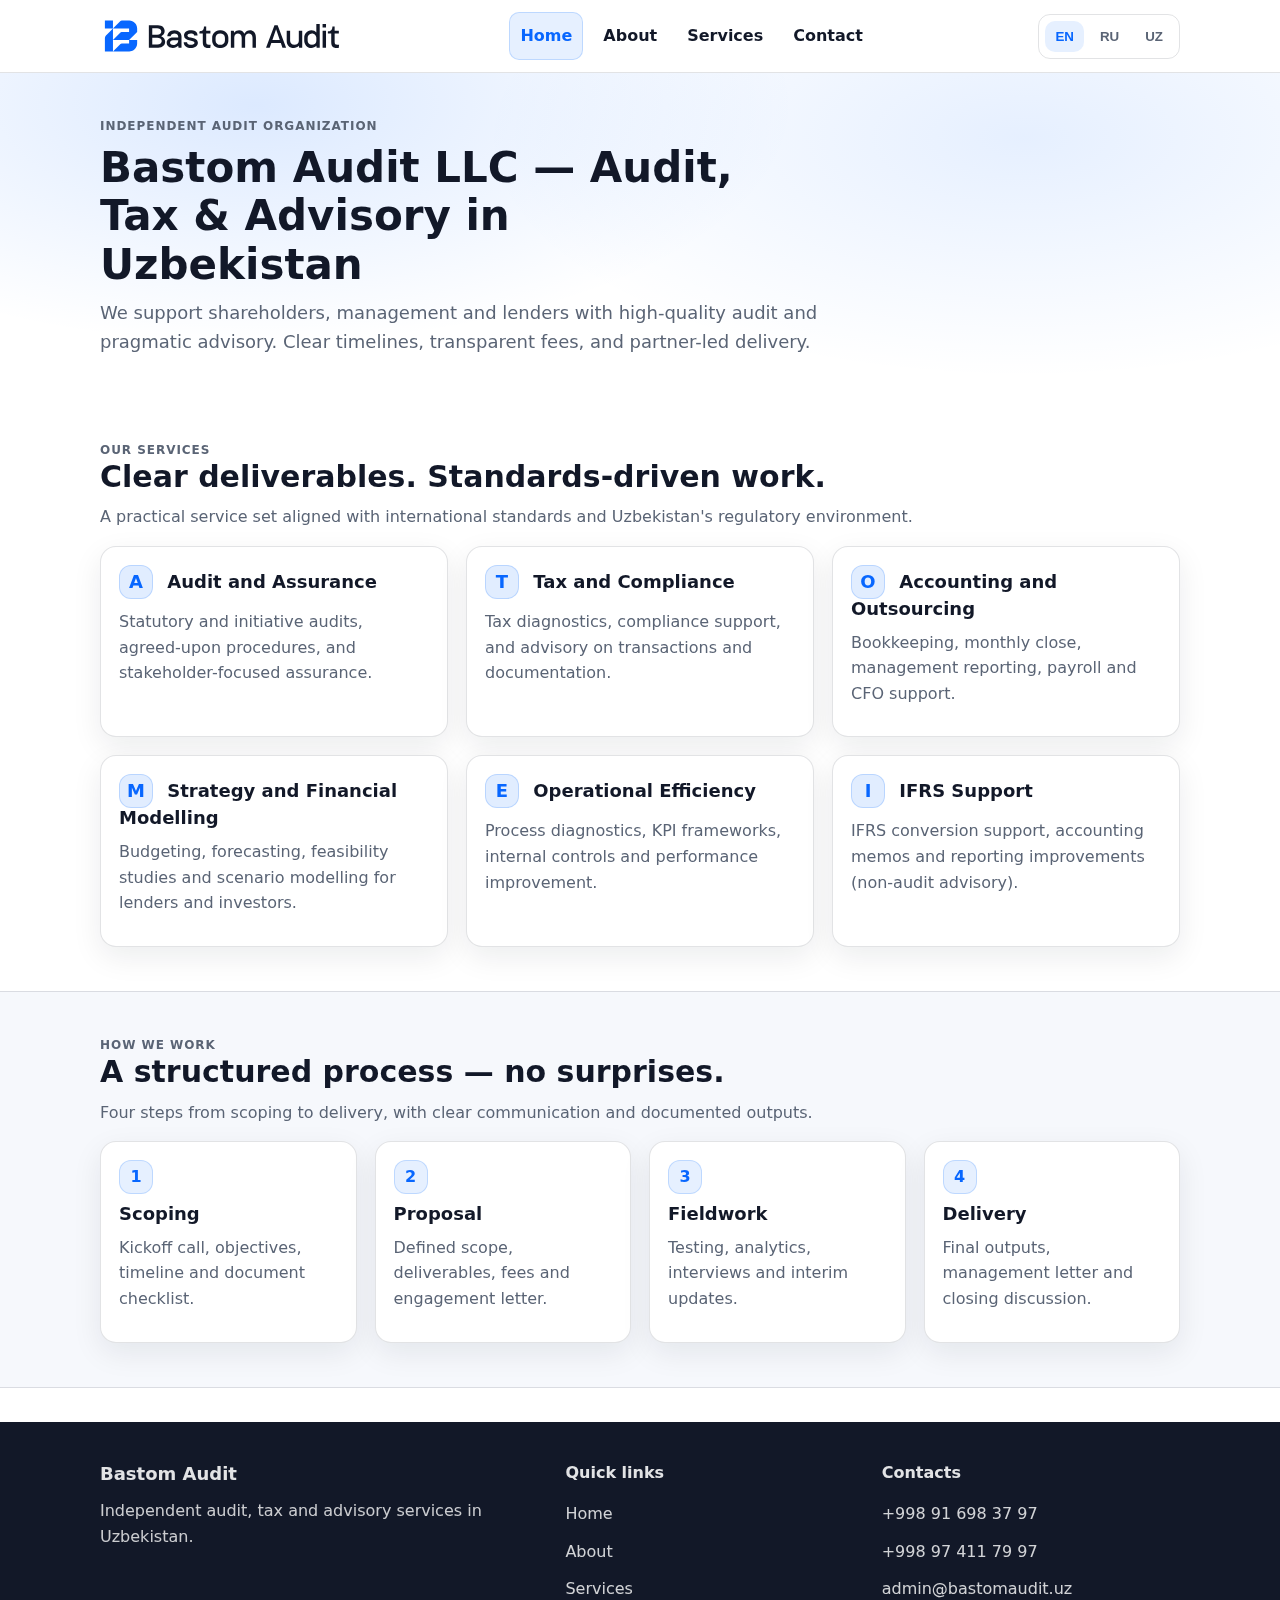
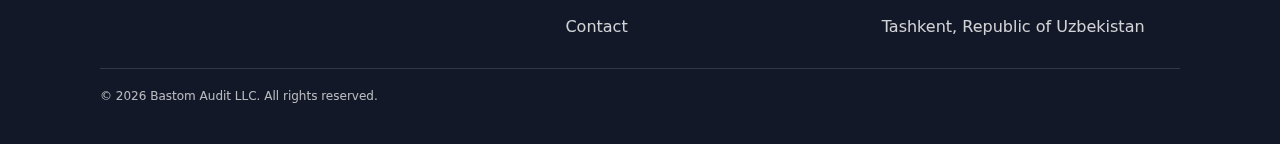
<file: index.html>
<!doctype html>
<html lang="en">
<head>
  <meta charset="utf-8" />
  <meta name="viewport" content="width=device-width, initial-scale=1" />
  <title>Bastom Audit LLC — Audit, Tax & Advisory</title>
  <meta name="description" content="Independent audit, tax and advisory services in Uzbekistan." />
  <link rel="stylesheet" href="styles.css" />
</head>

<body>

<header>
  <div class="container">
    <div class="nav">
      <a class="brand" href="index.html" aria-label="Bastom Audit Home">
        <img src="bastom-logo-horizontal.svg" alt="Bastom Audit"
             onerror="this.style.display='none';document.getElementById('brandText').style.display='block';" />
        <span id="brandText" style="display:none;font-weight:900;">Bastom Audit</span>
      </a>

      <nav class="nav-links" aria-label="Primary navigation">
        <a href="index.html" data-nav="home" data-i18n="nav_home">Home</a>
        <a href="about.html" data-nav="about" data-i18n="nav_about">About</a>
        <a href="services.html" data-nav="services" data-i18n="nav_services">Services</a>
        <a href="contact.html" data-nav="contact" data-i18n="nav_contact">Contact</a>
      </nav>

      <div class="nav-cta">
        <div class="lang" aria-label="Language switcher">
          <button type="button" data-lang="en">EN</button>
          <button type="button" data-lang="ru">RU</button>
          <button type="button" data-lang="uz">UZ</button>
        </div>
        <button class="burger" id="burger" aria-label="Open menu">☰</button>
      </div>
    </div>

    <div class="mobile" id="mobileMenu" aria-label="Mobile navigation">
      <a href="index.html" data-i18n="nav_home">Home</a>
      <a href="about.html" data-i18n="nav_about">About</a>
      <a href="services.html" data-i18n="nav_services">Services</a>
      <a href="contact.html" data-i18n="nav_contact">Contact</a>
    </div>
  </div>
</header>

<main>

  <!-- HERO -->
  <section class="hero">
    <div class="container">
      <div class="hero-grid" style="grid-template-columns:1fr;">
        <div>
          <div class="kicker" data-i18n="home_kicker">Independent Audit Organization</div>

          <h1 data-i18n="home_h1" style="max-width:22ch;">
            Bastom Audit LLC — Audit, Tax & Advisory in Uzbekistan
          </h1>

          <p class="muted" data-i18n="home_p" style="font-size:18px;max-width:70ch;">
            We support shareholders, management and lenders with high-quality audit and pragmatic advisory.
            Clear timelines, transparent fees, and partner-led engagement.
          </p>
        </div>
      </div>
    </div>
  </section>

  <!-- SERVICES -->
  <section class="section">
    <div class="container">
      <div>
        <div class="kicker" data-i18n="home_services_kicker">Our services</div>
        <h2 data-i18n="home_services_h2">Clear deliverables. Standards-driven work.</h2>
        <p class="muted" data-i18n="home_services_p" style="max-width:80ch;">
          A practical service set aligned with international standards and Uzbekistan's regulatory environment.
        </p>
      </div>

      <div class="grid services-grid" style="margin-top:16px;">
        <div class="card">
          <h3><span class="icon">A</span> <span data-i18n="svc_audit">Audit &amp; Assurance</span></h3>
          <p class="muted" data-i18n="svc_audit_p">
            Statutory and initiative audits, agreed-upon procedures, and stakeholder-focused assurance.
          </p>
        </div>

        <div class="card">
          <h3><span class="icon">T</span> <span data-i18n="svc_tax">Tax &amp; Compliance</span></h3>
          <p class="muted" data-i18n="svc_tax_p">
            Tax diagnostics, compliance support, and advisory on transactions and documentation.
          </p>
        </div>

        <div class="card">
          <h3><span class="icon">O</span> <span data-i18n="svc_out">Accounting &amp; Outsourcing</span></h3>
          <p class="muted" data-i18n="svc_out_p">
            Bookkeeping, monthly close, management reporting, payroll and CFO support.
          </p>
        </div>

        <div class="card">
          <h3><span class="icon">M</span> <span data-i18n="svc_model">Strategy &amp; Financial Modelling</span></h3>
          <p class="muted" data-i18n="svc_model_p">
            Budgeting, forecasting, feasibility studies and scenario modelling for lenders and investors.
          </p>
        </div>

        <div class="card">
          <h3><span class="icon">E</span> <span data-i18n="svc_ops">Operational Efficiency</span></h3>
          <p class="muted" data-i18n="svc_ops_p">
            Process diagnostics, KPI frameworks, internal controls and performance improvement.
          </p>
        </div>

        <div class="card">
          <h3><span class="icon">I</span> <span data-i18n="svc_ifrs">IFRS Support</span></h3>
          <p class="muted" data-i18n="svc_ifrs_p">
            IFRS conversion support, accounting memos and reporting improvements (non-audit advisory).
          </p>
        </div>
      </div>
    </div>
  </section>

  <!-- HOW WE WORK -->
  <section class="section" style="background:var(--bg); border-top:1px solid var(--border); border-bottom:1px solid var(--border);">
    <div class="container">
      <div class="kicker" data-i18n="how_kicker">How we work</div>
      <h2 data-i18n="how_h2">A structured process — no surprises.</h2>
      <p class="muted" data-i18n="how_p" style="max-width:85ch;">
        Four steps from scoping to delivery, with clear communication and documented outputs.
      </p>

      <div class="grid process-grid" style="margin-top:16px;">
        <div class="card step">
          <div class="num">1</div>
          <h3 data-i18n="step1">Scoping</h3>
          <p class="muted" data-i18n="step1p">Kickoff call, objectives, timeline and document checklist.</p>
        </div>

        <div class="card step">
          <div class="num">2</div>
          <h3 data-i18n="step2">Proposal</h3>
          <p class="muted" data-i18n="step2p">Defined scope, deliverables, fees and engagement letter.</p>
        </div>

        <div class="card step">
          <div class="num">3</div>
          <h3 data-i18n="step3">Fieldwork</h3>
          <p class="muted" data-i18n="step3p">Testing, analytics, interviews and interim updates.</p>
        </div>

        <div class="card step">
          <div class="num">4</div>
          <h3 data-i18n="step4">Delivery</h3>
          <p class="muted" data-i18n="step4p">Final outputs, management letter and closing discussion.</p>
        </div>
      </div>
    </div>
  </section>

</main>

<footer>
  <div class="container">
    <div class="footer-grid">
      <div>
        <div style="font-weight:900;font-size:18px;">Bastom Audit</div>
        <p style="margin-top:10px;color:rgba(255,255,255,.78);" data-i18n="footer_tag">
          Independent audit, tax and advisory services in Uzbekistan.
        </p>
      </div>

      <div>
        <div class="footer-title" data-i18n="footer_quick">Quick links</div>
        <div class="footer-links">
          <a href="index.html" data-i18n="nav_home">Home</a>
          <a href="about.html" data-i18n="nav_about">About</a>
          <a href="services.html" data-i18n="nav_services">Services</a>
          <a href="contact.html" data-i18n="nav_contact">Contact</a>
        </div>
      </div>

      <div>
        <div class="footer-title" data-i18n="footer_contacts">Contacts</div>
        <div class="footer-links">
          <a href="tel:+998916983797">+998 91 698 37 97</a>
          <a href="tel:+998974117997">+998 97 411 79 97</a>
          <a href="mailto:admin@bastomaudit.uz">admin@bastomaudit.uz</a>
          <a href="contact.html">Tashkent, Republic of Uzbekistan</a>
        </div>
      </div>
    </div>

    <div style="margin-top:22px;padding-top:18px;border-top:1px solid rgba(255,255,255,.14);color:rgba(255,255,255,.70);font-size:12px;">
      © <span id="year"></span> Bastom Audit LLC. <span data-i18n="rights">All rights reserved.</span>
    </div>
  </div>
</footer>

<script src="app.js"></script>
</body>
</html>
</file>
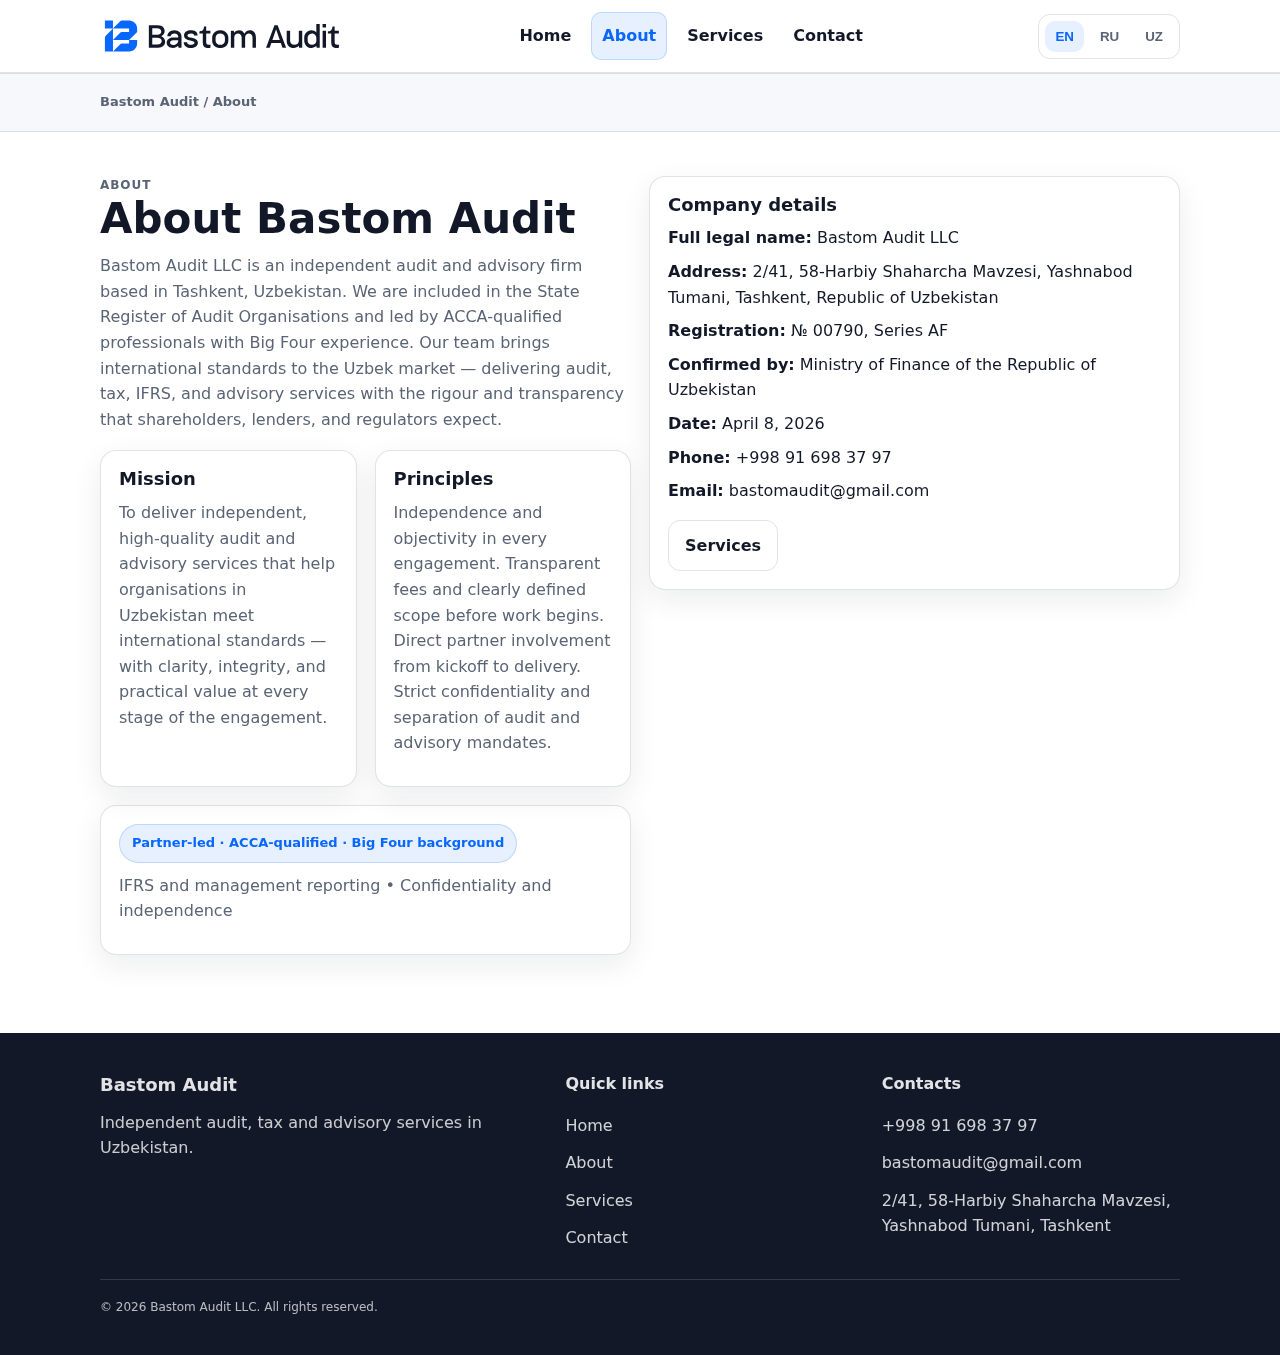
<file: about.html>
<!doctype html>
<html lang="en">
<head>
  <meta charset="utf-8" />
  <meta name="viewport" content="width=device-width, initial-scale=1" />
  <title>About — Bastom Audit LLC</title>
  <meta name="description" content="About Bastom Audit LLC — independent audit organization in Tashkent, Uzbekistan." />
  <link rel="stylesheet" href="styles.css" />
</head>
<body>

<header>
  <div class="container">
    <div class="nav">
      <a class="brand" href="index.html" aria-label="Bastom Audit Home">
        <img src="bastom-logo-horizontal.svg" alt="Bastom Audit"
             onerror="this.style.display='none';document.getElementById('brandText').style.display='block';" />
        <span id="brandText" style="display:none;font-weight:900;">Bastom Audit</span>
      </a>

      <nav class="nav-links" aria-label="Primary navigation">
        <a href="index.html" data-nav="home" data-i18n="nav_home">Home</a>
        <a href="about.html" data-nav="about" data-i18n="nav_about">About</a>
        <a href="services.html" data-nav="services" data-i18n="nav_services">Services</a>
        <a href="contact.html" data-nav="contact" data-i18n="nav_contact">Contact</a>
      </nav>

      <div class="nav-cta">
        <div class="lang" aria-label="Language switcher">
          <button type="button" data-lang="en">EN</button>
          <button type="button" data-lang="ru">RU</button>
          <button type="button" data-lang="uz">UZ</button>
        </div>
        
        
        <button class="burger" id="burger" aria-label="Open menu">☰</button>
      </div>
    </div>

    <div class="mobile" id="mobileMenu" aria-label="Mobile navigation">
      <a href="index.html" data-i18n="nav_home">Home</a>
      <a href="about.html" data-i18n="nav_about">About</a>
      <a href="services.html" data-i18n="nav_services">Services</a>
      <a href="contact.html" data-i18n="nav_contact">Contact</a>
    </div>
  </div>
</header>

<div class="banner">
  <div class="container">
    <div class="breadcrumb">Bastom Audit / <span data-i18n="nav_about">About</span></div>
  </div>
</div>

<main>
  <section class="section">
    <div class="container">
      <div class="split">
        <div>
          <div class="kicker" data-i18n="nav_about">About</div>
          <h1 data-i18n="about_title">About Bastom Audit</h1>
          <p class="muted" data-i18n="about_intro">...</p>

          <div class="grid" style="grid-template-columns:1fr 1fr; margin-top:18px;">
            <div class="card">
              <h3 data-i18n="about_mission_h">Mission</h3>
              <p class="muted" data-i18n="about_mission_p">...</p>
            </div>
            <div class="card">
              <h3 data-i18n="about_values_h">Principles</h3>
              <p class="muted" data-i18n="about_values_p">...</p>
            </div>
          </div>

          <div class="card" style="margin-top:18px;">
            <div class="pill" data-i18n="position_line">Partner-led audit...</div>
            <p class="muted" style="margin-top:10px;">
              <span data-i18n="home_trust2">IFRS & management reporting</span> •
              <span data-i18n="home_trust3">Confidentiality & independence</span>
            </p>
          </div>
        </div>

        <div class="card">
          <h3 data-i18n="about_details_h">Company details</h3>
          <div class="grid" style="gap:8px; margin-top:10px;">
            <div><b data-i18n="about_legal">Full legal name:</b> Bastom Audit LLC</div>
            <div><b data-i18n="about_addr">Address:</b> 2/41, 58-Harbiy Shaharcha Mavzesi, Yashnabod Tumani, Tashkent, Republic of Uzbekistan</div>
            <div><b data-i18n="about_license">Audit license:</b> № 00790, Series AF</div>
            <div><b data-i18n="about_issued">Issued by:</b> Ministry of Finance of the Republic of Uzbekistan</div>
            <div><b data-i18n="about_date">Date:</b> April 8, 2026</div>
            <div><b data-i18n="about_phone">Phone:</b> <a href="tel:+998916983797">+998 91 698 37 97</a></div>
            <div><b data-i18n="about_email">Email:</b> <a href="mailto:bastomaudit@gmail.com">bastomaudit@gmail.com</a></div>
          </div>

          <div style="margin-top:16px; display:flex; gap:10px; flex-wrap:wrap;">
            
            <a class="btn btn-ghost" href="services.html" data-i18n="nav_services">Services</a>
          </div>
        </div>

      </div>
    </div>
  </section>
</main>

<footer>
  <div class="container">
    <div class="footer-grid">
      <div>
        <div style="font-weight:900; font-size:18px;">Bastom Audit</div>
        <p style="margin-top:10px; color:rgba(255,255,255,.78);" data-i18n="footer_tag">...</p>
      </div>
      <div>
        <div class="footer-title" data-i18n="footer_quick">Quick links</div>
        <div class="footer-links">
          <a href="index.html" data-i18n="nav_home">Home</a>
          <a href="about.html" data-i18n="nav_about">About</a>
          <a href="services.html" data-i18n="nav_services">Services</a>
          <a href="contact.html" data-i18n="nav_contact">Contact</a>
        </div>
      </div>
      <div>
        <div class="footer-title" data-i18n="footer_contacts">Contacts</div>
        <div class="footer-links">
          <a href="tel:+998916983797">+998 91 698 37 97</a>
          <a href="mailto:bastomaudit@gmail.com">bastomaudit@gmail.com</a>
          <a href="contact.html">2/41, 58-Harbiy Shaharcha Mavzesi, Yashnabod Tumani, Tashkent</a>
        </div>
      </div>
    </div>
    <div style="margin-top:22px; padding-top:18px; border-top:1px solid rgba(255,255,255,.14); color:rgba(255,255,255,.70); font-size:12px;">
      © <span id="year"></span> Bastom Audit LLC. <span data-i18n="rights">All rights reserved.</span>
    </div>
  </div>
</footer>

<script src="app.js"></script>
</body>
</html>
</file>
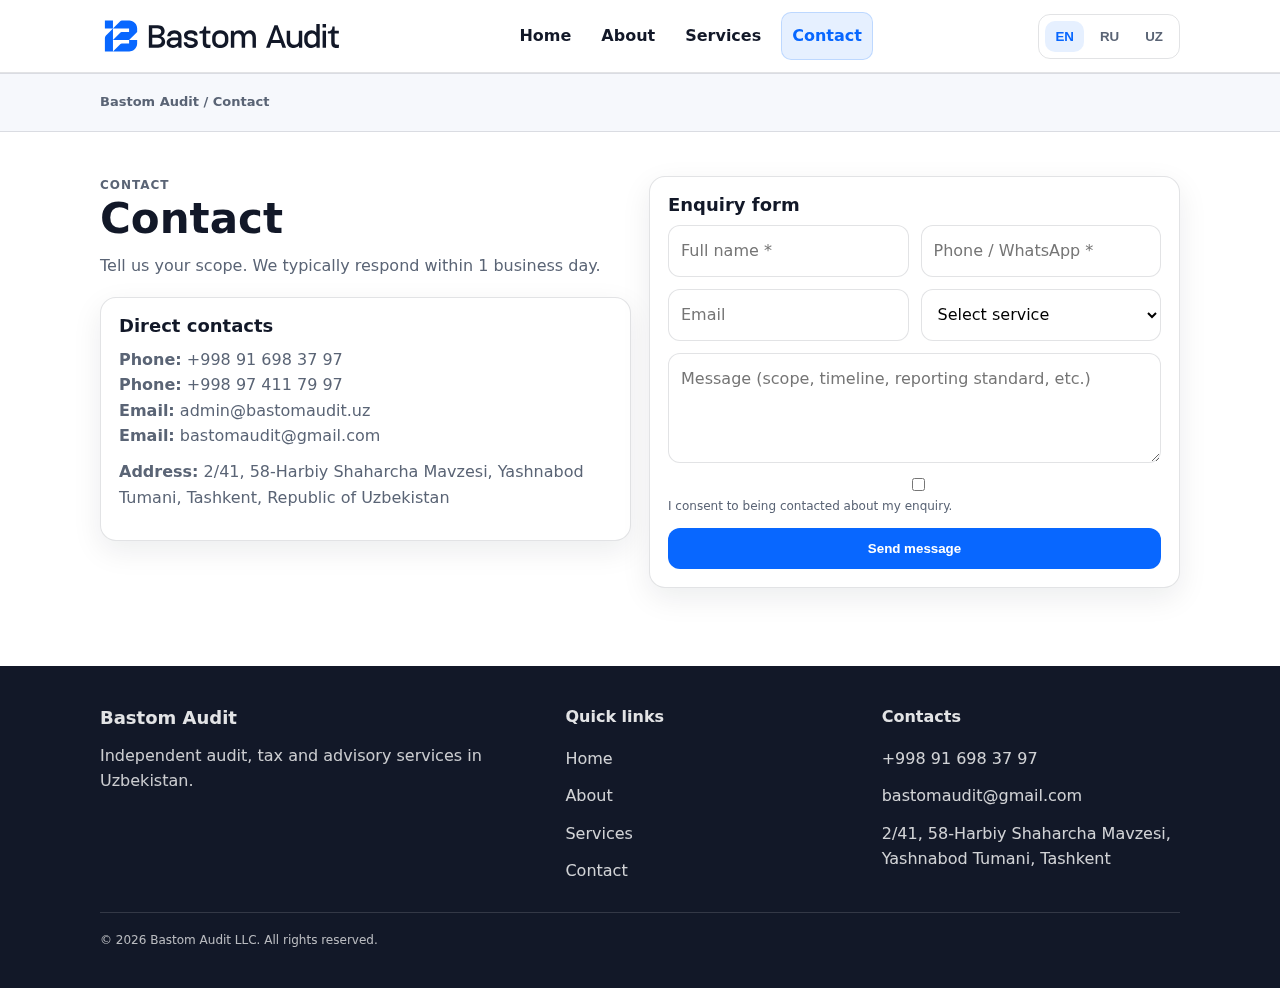
<file: contact.html>
<!doctype html>
<html lang="en">
<head>
  <meta charset="utf-8" />
  <meta name="viewport" content="width=device-width, initial-scale=1" />
  <title>Contact — Bastom Audit LLC</title>
  <meta name="description" content="Contact Bastom Audit LLC — Tashkent, Uzbekistan." />
  <link rel="stylesheet" href="styles.css" />
</head>
<body>

<header>
  <div class="container">
    <div class="nav">
      <a class="brand" href="index.html" aria-label="Bastom Audit Home">
        <img src="bastom-logo-horizontal.svg" alt="Bastom Audit"
             onerror="this.style.display='none';document.getElementById('brandText').style.display='block';" />
        <span id="brandText" style="display:none;font-weight:900;">Bastom Audit</span>
      </a>

      <nav class="nav-links" aria-label="Primary navigation">
        <a href="index.html" data-nav="home" data-i18n="nav_home">Home</a>
        <a href="about.html" data-nav="about" data-i18n="nav_about">About</a>
        <a href="services.html" data-nav="services" data-i18n="nav_services">Services</a>
        <a href="contact.html" data-nav="contact" data-i18n="nav_contact">Contact</a>
      </nav>

      <div class="nav-cta">
        <div class="lang" aria-label="Language switcher">
          <button type="button" data-lang="en">EN</button>
          <button type="button" data-lang="ru">RU</button>
          <button type="button" data-lang="uz">UZ</button>
        </div>
       
        <button class="burger" id="burger" aria-label="Open menu">☰</button>
      </div>
    </div>

    <div class="mobile" id="mobileMenu" aria-label="Mobile navigation">
      <a href="index.html" data-i18n="nav_home">Home</a>
      <a href="about.html" data-i18n="nav_about">About</a>
      <a href="services.html" data-i18n="nav_services">Services</a>
      <a href="contact.html" data-i18n="nav_contact">Contact</a>
    </div>
  </div>
</header>

<div class="banner">
  <div class="container">
    <div class="breadcrumb">Bastom Audit / <span data-i18n="nav_contact">Contact</span></div>
  </div>
</div>

<main>
  <section class="section">
    <div class="container">
      <div class="split">
        <div>
          <div class="kicker" data-i18n="nav_contact">Contact</div>
          <h1 data-i18n="contact_title">Contact</h1>
          <p class="muted" data-i18n="contact_intro">...</p>

          <div class="card" style="margin-top:18px;">
            <h3 data-i18n="contact_direct">Direct contacts</h3>
            <p class="muted" style="margin-bottom:10px;">
         <b>Phone:</b> <a href="tel:+998916983797">+998 91 698 37 97</a><br/>
         <b>Phone:</b> <a href="tel:+998974117997">+998 97 411 79 97</a><br/>
             <b>Email:</b> <a href="mailto:admin@bastomaudit.uz">admin@bastomaudit.uz</a><br/>
             <b>Email:</b> <a href="mailto:bastomaudit@gmail.com">bastomaudit@gmail.com</a>
            </p>
            <p class="muted">
              <b>Address:</b> 2/41, 58-Harbiy Shaharcha Mavzesi, Yashnabod Tumani, Tashkent, Republic of Uzbekistan
            </p>

            <!-- OPTIONAL: add Google map later by pasting iframe here -->
            <!-- <div style="margin-top:14px;">
              <iframe ...></iframe>
            </div> -->
          </div>
        </div>

        <div class="card">
          <h3 data-i18n="contact_form">Enquiry form</h3>
          <form id="contactForm">
            <div class="row">
              <input name="name" required data-i18n-placeholder="form_name" placeholder="Full name *" />
              <input name="phone" required data-i18n-placeholder="form_phone" placeholder="Phone / WhatsApp *" />
            </div>
            <div class="row">
              <input name="email" type="email" data-i18n-placeholder="form_email" placeholder="Email" />
              <select name="service">
                <option value="" data-i18n="form_service">Select service</option>
                <option>Audit & Assurance</option>
                <option>Tax & Compliance</option>
                <option>Accounting & Outsourcing</option>
                <option>Strategy & Financial Modelling</option>
                <option>Operational Efficiency</option>
                <option>IFRS Support</option>
              </select>
            </div>
            <textarea name="message" data-i18n-placeholder="form_msg" placeholder="Message (scope, timeline, reporting standard, etc.)"></textarea>

            <label class="fineprint">
              <input type="checkbox" required />
              <span data-i18n="form_consent">I consent to being contacted about my enquiry.</span>
            </label>

            <button class="btn btn-primary" type="submit" data-i18n="form_send">Send message</button>
            <div class="fineprint" id="formNote" style="display:none;"></div>
          </form>
        </div>

      </div>
    </div>
  </section>
</main>

<footer>
  <div class="container">
    <div class="footer-grid">
      <div>
        <div style="font-weight:900; font-size:18px;">Bastom Audit</div>
        <p style="margin-top:10px; color:rgba(255,255,255,.78);" data-i18n="footer_tag">...</p>
      </div>
      <div>
        <div class="footer-title" data-i18n="footer_quick">Quick links</div>
        <div class="footer-links">
          <a href="index.html" data-i18n="nav_home">Home</a>
          <a href="about.html" data-i18n="nav_about">About</a>
          <a href="services.html" data-i18n="nav_services">Services</a>
          <a href="contact.html" data-i18n="nav_contact">Contact</a>
        </div>
      </div>
      <div>
        <div class="footer-title" data-i18n="footer_contacts">Contacts</div>
        <div class="footer-links">
          <a href="tel:+998916983797">+998 91 698 37 97</a>
          <a href="mailto:bastomaudit@gmail.com">bastomaudit@gmail.com</a>
          <a href="contact.html">2/41, 58-Harbiy Shaharcha Mavzesi, Yashnabod Tumani, Tashkent</a>
        </div>
      </div>
    </div>
    <div style="margin-top:22px; padding-top:18px; border-top:1px solid rgba(255,255,255,.14); color:rgba(255,255,255,.70); font-size:12px;">
      © <span id="year"></span> Bastom Audit LLC. <span data-i18n="rights">All rights reserved.</span>
    </div>
  </div>
</footer>

<script src="app.js"></script>
</body>
</html>
</file>
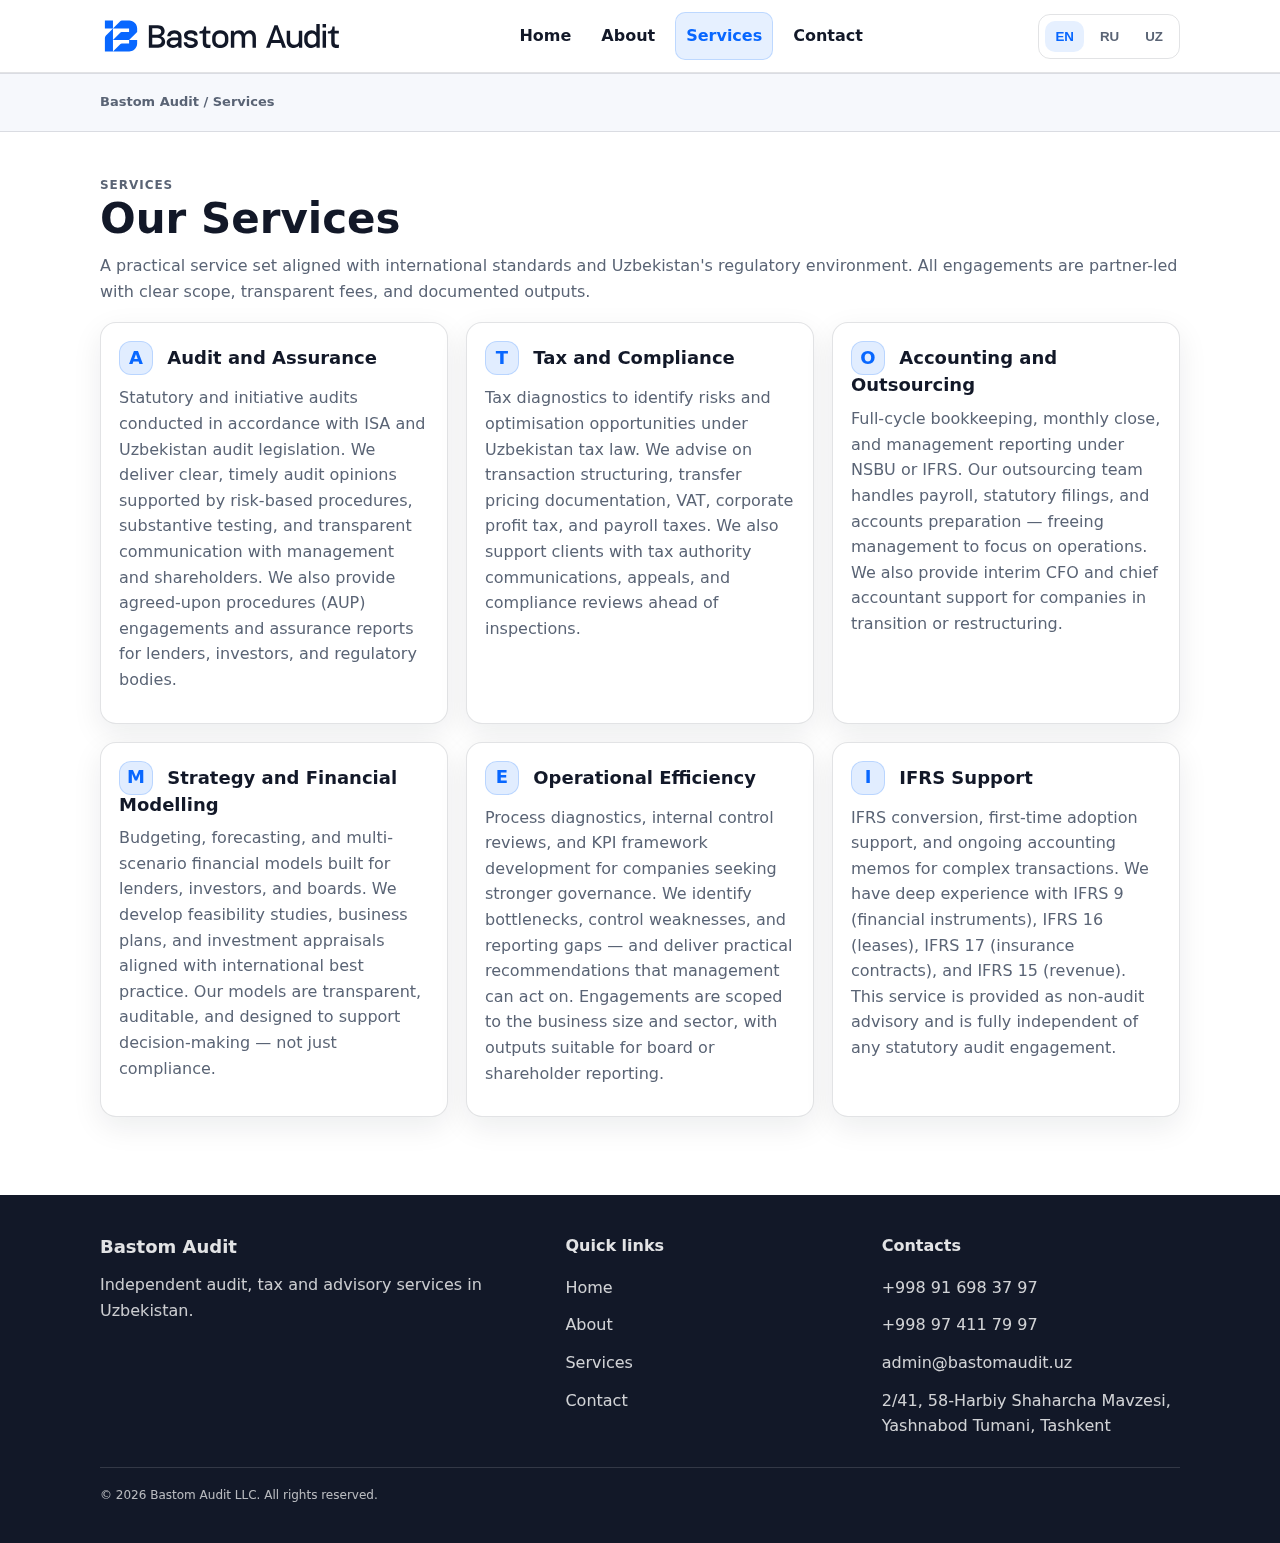
<file: services.html>
<!doctype html>
<html lang="en">
<head>
  <meta charset="utf-8" />
  <meta name="viewport" content="width=device-width, initial-scale=1" />
  <title>Services — Bastom Audit LLC</title>
  <meta name="description" content="Audit, tax, outsourcing and advisory services in Uzbekistan." />
  <link rel="stylesheet" href="styles.css" />
</head>
<body>

<header>
  <div class="container">
    <div class="nav">
      <a class="brand" href="index.html" aria-label="Bastom Audit Home">
        <img src="bastom-logo-horizontal.svg" alt="Bastom Audit"
             onerror="this.style.display='none';document.getElementById('brandText').style.display='block';" />
        <span id="brandText" style="display:none;font-weight:900;">Bastom Audit</span>
      </a>
      <nav class="nav-links" aria-label="Primary navigation">
        <a href="index.html" data-nav="home" data-i18n="nav_home">Home</a>
        <a href="about.html" data-nav="about" data-i18n="nav_about">About</a>
        <a href="services.html" data-nav="services" data-i18n="nav_services">Services</a>
        <a href="contact.html" data-nav="contact" data-i18n="nav_contact">Contact</a>
      </nav>
      <div class="nav-cta">
        <div class="lang" aria-label="Language switcher">
          <button type="button" data-lang="en">EN</button>
          <button type="button" data-lang="ru">RU</button>
          <button type="button" data-lang="uz">UZ</button>
        </div>
        <button class="burger" id="burger" aria-label="Open menu">☰</button>
      </div>
    </div>
    <div class="mobile" id="mobileMenu" aria-label="Mobile navigation">
      <a href="index.html" data-i18n="nav_home">Home</a>
      <a href="about.html" data-i18n="nav_about">About</a>
      <a href="services.html" data-i18n="nav_services">Services</a>
      <a href="contact.html" data-i18n="nav_contact">Contact</a>
    </div>
  </div>
</header>

<div class="banner">
  <div class="container">
    <div class="breadcrumb">Bastom Audit / <span data-i18n="nav_services">Services</span></div>
  </div>
</div>

<main>
  <section class="section">
    <div class="container">
      <div class="kicker" data-i18n="nav_services">Services</div>
      <h1 data-i18n="services_title">Our Services</h1>
      <p class="muted" data-i18n="services_intro">A practical service set aligned with international standards and Uzbekistan's regulatory environment. All engagements are partner-led with clear scope, transparent fees, and documented outputs.</p>

      <div class="grid services-grid" style="margin-top:18px;">
        <div class="card">
          <h3><span class="icon">A</span> <span data-i18n="svc_audit">Audit and Assurance</span></h3>
          <p class="muted" data-i18n="svc_audit_full">Statutory and initiative audits conducted in accordance with ISA and Uzbekistan audit legislation. We deliver clear, timely audit opinions supported by risk-based procedures, substantive testing, and transparent communication with management and shareholders. We also provide agreed-upon procedures (AUP) engagements and assurance reports for lenders, investors, and regulatory bodies.</p>
        </div>

        <div class="card">
          <h3><span class="icon">T</span> <span data-i18n="svc_tax">Tax and Compliance</span></h3>
          <p class="muted" data-i18n="svc_tax_full">Tax diagnostics to identify risks and optimisation opportunities under Uzbekistan tax law. We advise on transaction structuring, transfer pricing documentation, VAT, corporate profit tax, and payroll taxes. We also support clients with tax authority communications, appeals, and compliance reviews ahead of inspections.</p>
        </div>

        <div class="card">
          <h3><span class="icon">O</span> <span data-i18n="svc_out">Accounting and Outsourcing</span></h3>
          <p class="muted" data-i18n="svc_out_full">Full-cycle bookkeeping, monthly close, and management reporting under NSBU or IFRS. Our outsourcing team handles payroll, statutory filings, and accounts preparation — freeing management to focus on operations. We also provide interim CFO and chief accountant support for companies in transition or restructuring.</p>
        </div>

        <div class="card">
          <h3><span class="icon">M</span> <span data-i18n="svc_model">Strategy and Financial Modelling</span></h3>
          <p class="muted" data-i18n="svc_model_full">Budgeting, forecasting, and multi-scenario financial models built for lenders, investors, and boards. We develop feasibility studies, business plans, and investment appraisals aligned with international best practice. Our models are transparent, auditable, and designed to support decision-making — not just compliance.</p>
        </div>

        <div class="card">
          <h3><span class="icon">E</span> <span data-i18n="svc_ops">Operational Efficiency</span></h3>
          <p class="muted" data-i18n="svc_ops_full">Process diagnostics, internal control reviews, and KPI framework development for companies seeking stronger governance. We identify bottlenecks, control weaknesses, and reporting gaps — and deliver practical recommendations that management can act on. Engagements are scoped to the business size and sector, with outputs suitable for board or shareholder reporting.</p>
        </div>

        <div class="card">
          <h3><span class="icon">I</span> <span data-i18n="svc_ifrs">IFRS Support</span></h3>
          <p class="muted" data-i18n="svc_ifrs_full">IFRS conversion, first-time adoption support, and ongoing accounting memos for complex transactions. We have deep experience with IFRS 9 (financial instruments), IFRS 16 (leases), IFRS 17 (insurance contracts), and IFRS 15 (revenue). This service is provided as non-audit advisory and is fully independent of any statutory audit engagement.</p>
        </div>
      </div>
    </div>
  </section>
</main>

<footer>
  <div class="container">
    <div class="footer-grid">
      <div>
        <div style="font-weight:900; font-size:18px;">Bastom Audit</div>
        <p style="margin-top:10px; color:rgba(255,255,255,.78);" data-i18n="footer_tag">Independent audit, tax and advisory services in Uzbekistan.</p>
      </div>
      <div>
        <div class="footer-title" data-i18n="footer_quick">Quick links</div>
        <div class="footer-links">
          <a href="index.html" data-i18n="nav_home">Home</a>
          <a href="about.html" data-i18n="nav_about">About</a>
          <a href="services.html" data-i18n="nav_services">Services</a>
          <a href="contact.html" data-i18n="nav_contact">Contact</a>
        </div>
      </div>
      <div>
        <div class="footer-title" data-i18n="footer_contacts">Contacts</div>
        <div class="footer-links">
          <a href="tel:+998916983797">+998 91 698 37 97</a>
          <a href="tel:+998974117997">+998 97 411 79 97</a>
          <a href="mailto:admin@bastomaudit.uz">admin@bastomaudit.uz</a>
          <a href="contact.html">2/41, 58-Harbiy Shaharcha Mavzesi, Yashnabod Tumani, Tashkent</a>
        </div>
      </div>
    </div>
    <div style="margin-top:22px; padding-top:18px; border-top:1px solid rgba(255,255,255,.14); color:rgba(255,255,255,.70); font-size:12px;">
      © <span id="year"></span> Bastom Audit LLC. <span data-i18n="rights">All rights reserved.</span>
    </div>
  </div>
</footer>

<script src="app.js"></script>
</body>
</html>
</file>
<file: styles.css>
/* Bastom Audit - styles.css (tight spacing, clean layout) */

:root{
  --blue:#0867FF;
  --dark:#121828;
  --white:#FFFFFF;
  --muted:#5a6475;
  --bg:#f6f8fc;
  --border:rgba(18,24,40,.12);
  --shadow: 0 10px 30px rgba(18,24,40,.08);
  --radius:16px;
  --max:1120px;
}

*{box-sizing:border-box}
html,body{margin:0;padding:0}
body{
  font-family: ui-sans-serif, system-ui, -apple-system, Segoe UI, Roboto, Arial, "Noto Sans", "Helvetica Neue", sans-serif;
  color:var(--dark);
  background:var(--white);
  line-height:1.6;
}
a{color:inherit;text-decoration:none}
img{max-width:100%;display:block}

.container{max-width:var(--max); margin:0 auto; padding:0 20px;}
.grid{display:grid; gap:18px;}
.muted{color:var(--muted)}
.kicker{letter-spacing:.08em; text-transform:uppercase; font-size:12px; font-weight:800; color:var(--muted)}
h1,h2,h3{margin:0 0 10px 0; line-height:1.15}
h1{font-size:42px}
h2{font-size:30px}
h3{font-size:18px}
p{margin:0 0 12px 0}

/* Buttons */
.btn{
  display:inline-flex; align-items:center; justify-content:center;
  padding:12px 16px; border-radius:12px; font-weight:800;
  border:1px solid transparent; cursor:pointer; transition:.2s ease; gap:10px;
}
.btn-primary{background:var(--blue); color:var(--white);}
.btn-primary:hover{filter:brightness(.92)}
.btn-ghost{background:transparent; border-color:var(--border); color:var(--dark);}
.btn-ghost:hover{border-color:rgba(8,103,255,.35); color:var(--blue)}

/* Pills / chips */
.pill{
  display:inline-flex; align-items:center;
  padding:8px 12px;
  border-radius:999px;
  font-weight:800; font-size:13px;
  background:rgba(8,103,255,.10);
  color:var(--blue);
  border:1px solid rgba(8,103,255,.18);
}

/* Cards */
.card{
  background:var(--white);
  border:1px solid var(--border);
  border-radius:var(--radius);
  box-shadow:var(--shadow);
  padding:18px;
}

/* Header / navigation */
header{
  position:sticky; top:0; z-index:50;
  background:rgba(255,255,255,.90);
  backdrop-filter:saturate(140%) blur(10px);
  border-bottom:1px solid var(--border);
}
.nav{
  display:flex; align-items:center; justify-content:space-between;
  height:72px; gap:14px;
}
.brand{display:flex; align-items:center; gap:12px;}
.brand img{height:34px; width:auto}

.nav-links{
  display:flex; align-items:center; gap:10px;
  font-weight:800;
}
.nav-links a{padding:10px 10px; border-radius:10px}
.nav-links a:hover{background:rgba(18,24,40,.05)}
.nav-links a.active{
  background:rgba(8,103,255,.10);
  color:var(--blue);
  border:1px solid rgba(8,103,255,.18)
}

.nav-cta{display:flex; gap:10px; align-items:center}
.burger{
  display:none;
  border:1px solid var(--border);
  background:transparent;
  padding:10px 12px;
  border-radius:12px;
  cursor:pointer;
}

/* Mobile menu */
.mobile{
  display:none;
  border-top:1px solid var(--border);
  padding:12px 0 18px;
}
.mobile a{
  display:block; padding:12px 8px;
  border-radius:12px; font-weight:900;
}
.mobile a:hover{background:rgba(18,24,40,.05)}

/* Language switcher */
.lang{
  display:flex; gap:6px; align-items:center;
  border:1px solid var(--border);
  border-radius:12px;
  padding:6px;
}
.lang button{
  border:0; background:transparent; cursor:pointer;
  font-weight:900;
  padding:8px 10px; border-radius:10px;
  color:var(--muted);
}
.lang button.active{
  background:rgba(8,103,255,.10);
  color:var(--blue);
}

/* HERO (tight spacing, no forced heights) */
.hero{
  padding:44px 0 28px;
  background:
    radial-gradient(900px 400px at 20% 10%, rgba(8,103,255,.14), transparent 60%),
    radial-gradient(900px 400px at 80% 20%, rgba(8,103,255,.10), transparent 60%),
    linear-gradient(to bottom, #fff, #fff);
}
.hero-grid{
  display:grid;
  grid-template-columns: 1fr;
  gap:18px;
  align-items:start;
}
.hero .kicker{margin-bottom:8px}
.hero h1{margin-bottom:10px}
.hero p{margin-bottom:12px}
.hero .pill{margin:10px 0 0} /* tighter */
.hero-actions{display:flex; flex-wrap:wrap; gap:10px; margin-top:12px}

/* Sections (reduce whitespace) */
.section{padding:44px 0;}
/* Useful if you want slightly more spacing for a section: add class "section section-loose" in HTML */
.section.section-loose{padding:64px 0;}

.services-grid{grid-template-columns:repeat(3, 1fr);}

/* Simple icon badge used in service cards */
.icon{
  width:34px; height:34px; border-radius:12px;
  display:inline-flex; align-items:center; justify-content:center;
  background:rgba(8,103,255,.12);
  border:1px solid rgba(8,103,255,.18);
  color:var(--blue); font-weight:900;
  margin-right:8px;
}

/* Process steps */
.process-grid{grid-template-columns:repeat(4, 1fr);}
.step .num{
  width:34px; height:34px; border-radius:12px;
  display:inline-flex; align-items:center; justify-content:center;
  background:rgba(8,103,255,.10);
  color:var(--blue); font-weight:900;
  border:1px solid rgba(8,103,255,.18);
  margin-bottom:10px;
}

/* Two-column split blocks */
.split{
  display:grid;
  grid-template-columns: 1fr 1fr;
  gap:18px;
  align-items:start;
}

/* Forms */
form{display:grid; gap:12px}
.row{display:grid; grid-template-columns:1fr 1fr; gap:12px}
input, select, textarea{
  width:100%; padding:12px 12px; border-radius:12px;
  border:1px solid var(--border);
  font:inherit;
  background:#fff;
  outline:none;
}
input:focus, select:focus, textarea:focus{
  border-color:rgba(8,103,255,.45);
  box-shadow:0 0 0 4px rgba(8,103,255,.10)
}
textarea{min-height:110px; resize:vertical}
.fineprint{font-size:12px; color:var(--muted)}

/* Banner (for inner pages) */
.banner{
  background:var(--bg);
  border-top:1px solid var(--border);
  border-bottom:1px solid var(--border);
  padding:18px 0;
}
.breadcrumb{font-size:13px; color:var(--muted); font-weight:800}

/* Footer */
footer{
  background:var(--dark);
  color:rgba(255,255,255,.88);
  padding:38px 0;
  margin-top:34px;
}
footer a{color:rgba(255,255,255,.88)}
.footer-grid{
  display:grid;
  grid-template-columns: 1.2fr .8fr .8fr;
  gap:18px;
}
.footer-title{font-weight:900; margin-bottom:10px}
.footer-links a{display:block; padding:6px 0; opacity:.92}
.footer-links a:hover{opacity:1; color:var(--white)}

/* Responsive */
@media (max-width: 980px){
  h1{font-size:34px}
  h2{font-size:26px}
  .services-grid{grid-template-columns:1fr}
  .process-grid{grid-template-columns:1fr 1fr}
  .split{grid-template-columns:1fr}
  .row{grid-template-columns:1fr}
  .nav-links{display:none}
  .burger{display:inline-flex}
  .footer-grid{grid-template-columns:1fr}
}
</file>
